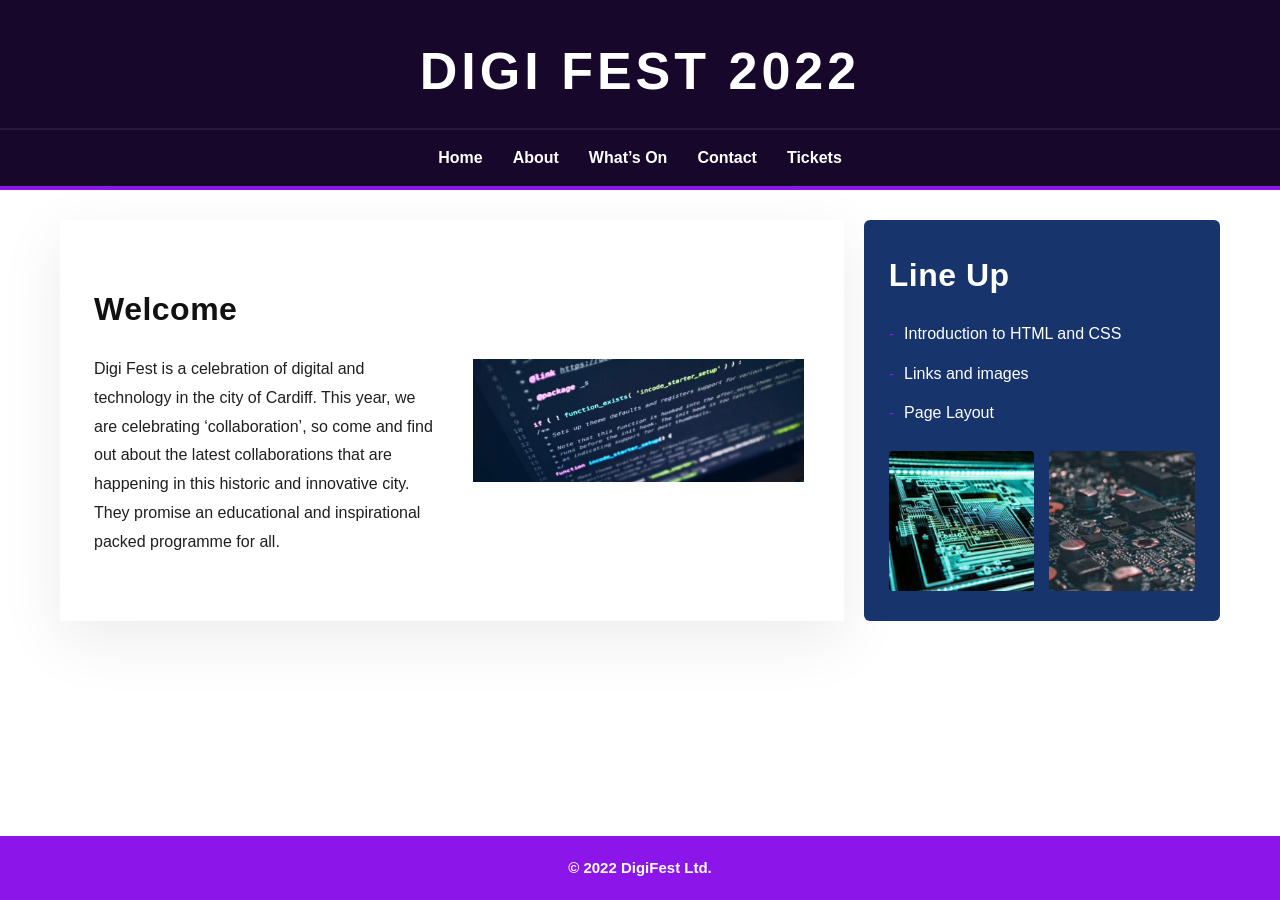
<file: chapters/chapter-4/index.html>
<!DOCTYPE html>
<html lang="en">
<head>
    <meta charset="UTF-8">
    <meta name="viewport" content="width=device-width, initial-scale=1.0">
    <title>Digi Fest - Cardiff Digital Festival</title>
    <link rel="stylesheet" href="style.css">
</head>
<body>
    <div class="page">
        <header class="site-header">
            <div class="header-top">
                <h1>DIGI FEST 2022</h1>
            </div>
            <nav class="navbar">
                <ul>
                    <li><a href="#home">Home</a></li>
                    <li><a href="#about">About</a></li>
                    <li><a href="#whats-on">What’s On</a></li>
                    <li><a href="#contact">Contact</a></li>
                    <li><a href="#tickets">Tickets</a></li>
                </ul>
            </nav>
        </header>

        <main class="content-area">
            <section class="hero-content">
                <article class="welcome">
                    <h2>Welcome</h2>
                    <p>Digi Fest is a celebration of digital and technology in the city of Cardiff. This year, we are celebrating ‘collaboration’, so come and find out about the latest collaborations that are happening in this historic and innovative city. They promise an educational and inspirational packed programme for all.</p>
                </article>
                <div class="hero-image">
                    <img src="WhatsApp Image 2026-05-02 at 1.34.04 PM (1).jpeg" alt="Coding screen" />
                </div>
            </section>

            <aside class="sidebar">
                <div class="sidebar-card">
                    <h2>Line Up</h2>
                    <ul>
                        <li>Introduction to HTML and CSS</li>
                        <li>Links and images</li>
                        <li>Page Layout</li>
                    </ul>
                    <div class="sidebar-images">
                        <img src="WhatsApp Image 2026-05-02 at 1.34.04 PM.jpeg" alt="Circuit board" />
                        <img src="WhatsApp Image 2026-05-02 at 1.34.03 PM.jpeg" alt="Neon circuit" />
                    </div>
                </div>
            </aside>
        </main>

        <footer class="footer">
            <p>&copy; 2022 DigiFest Ltd.</p>
        </footer>
    </div>
</body>
</html>
</file>
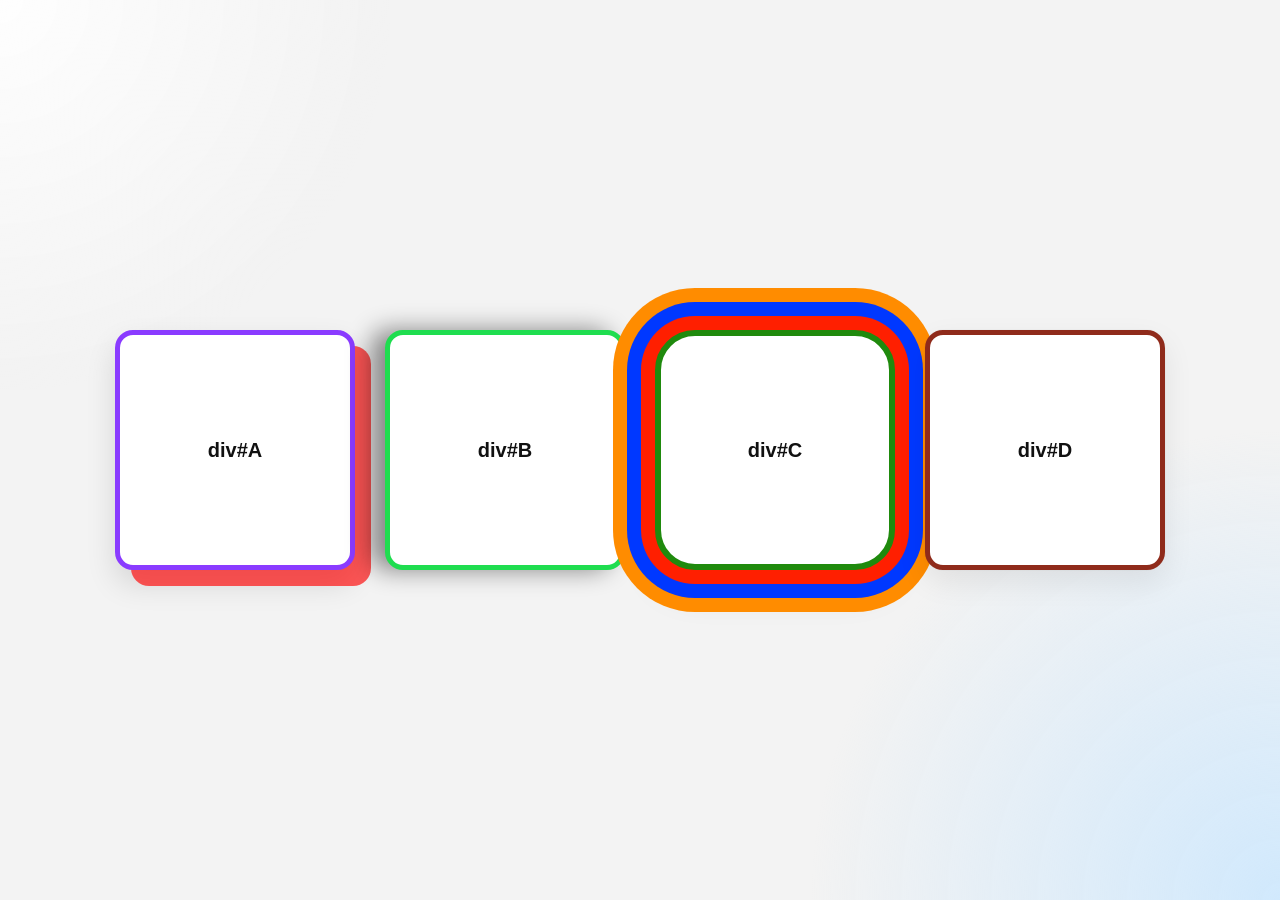
<file: chapters/chapter-3/styling-those-divs/index.html>
<!DOCTYPE html>
<html lang="en">
<head>
    <meta charset="UTF-8" />
    <meta http-equiv="X-UA-Compatible" content="IE=edge" />
    <meta name="viewport" content="width=device-width, initial-scale=1.0" />
    <link rel="stylesheet" href="style.css" type="text/css" />
    <link rel="stylesheet" href="additionalStyle.css" type="text/css" />
    <title>Styling those divs</title>
</head>
<body>
    <div id="A">div#A</div>
    <div id="B">div#B</div>
    <div id="C">div#C</div>
    <div id="D">div#D</div>
</body>
</html>
</file>
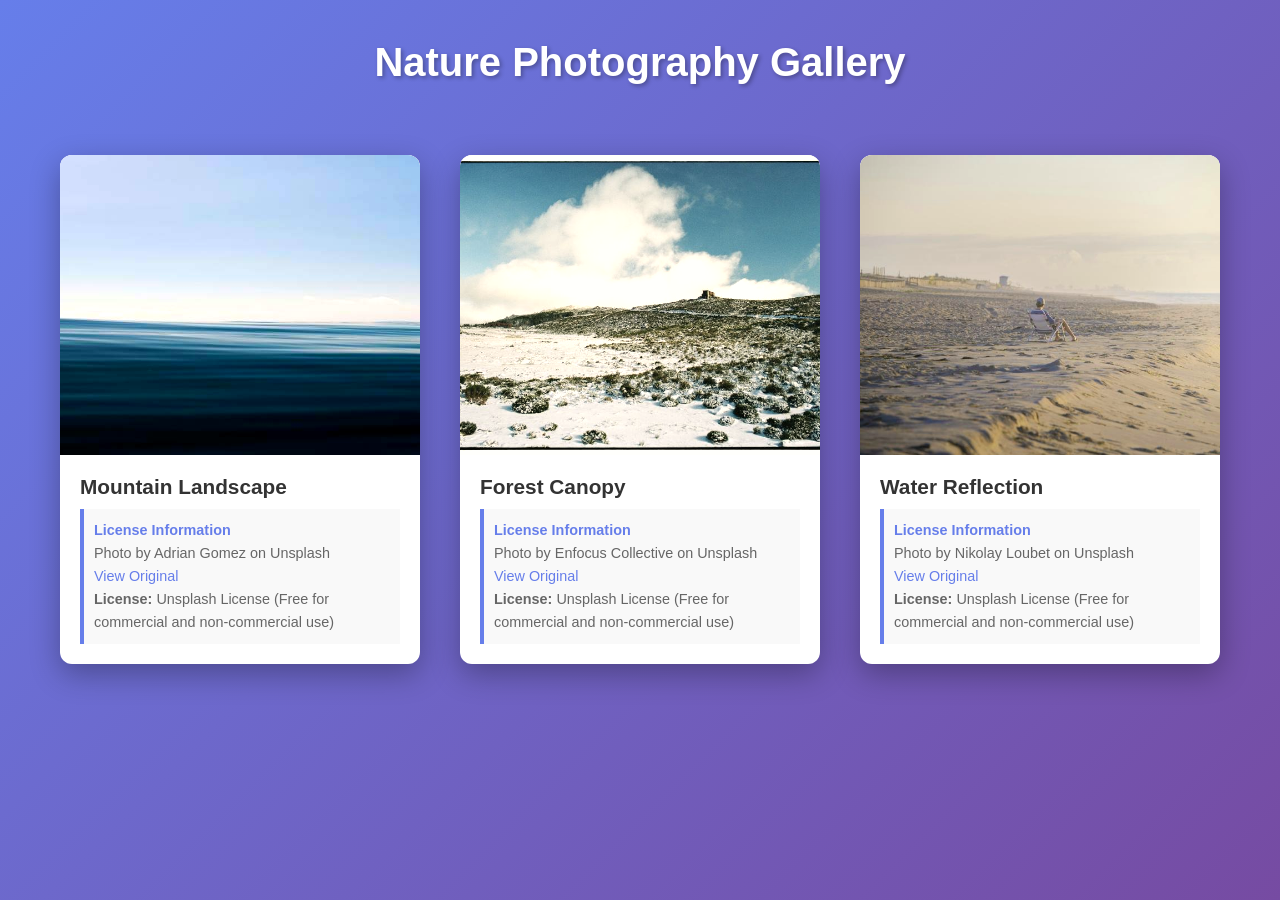
<file: chapters/chapter-3/three-images/index.html>
<!DOCTYPE html>
<html lang="en">
<head>
    <meta charset="UTF-8" />
    <meta http-equiv="X-UA-Compatible" content="IE=edge" />
    <meta name="viewport" content="width=device-width, initial-scale=1.0" />
    <title>Nature Photography Gallery</title>
    <style>
        * {
            margin: 0;
            padding: 0;
            box-sizing: border-box;
        }

        body {
            font-family: 'Segoe UI', Tahoma, Geneva, Verdana, sans-serif;
            background: linear-gradient(135deg, #667eea 0%, #764ba2 100%);
            min-height: 100vh;
            padding: 40px 20px;
        }

        .container {
            max-width: 1200px;
            margin: 0 auto;
        }

        h1 {
            text-align: center;
            color: white;
            margin-bottom: 50px;
            font-size: 2.5em;
            text-shadow: 2px 2px 4px rgba(0,0,0,0.3);
        }

        .gallery {
            display: grid;
            grid-template-columns: repeat(auto-fit, minmax(350px, 1fr));
            gap: 40px;
            padding: 20px;
        }

        .image-card {
            background: white;
            border-radius: 12px;
            overflow: hidden;
            box-shadow: 0 10px 30px rgba(0,0,0,0.3);
            transition: transform 0.3s ease, box-shadow 0.3s ease;
        }

        .image-card:hover {
            transform: translateY(-10px);
            box-shadow: 0 15px 40px rgba(0,0,0,0.4);
        }

        .image-wrapper {
            width: 100%;
            height: 300px;
            overflow: hidden;
            background: #f0f0f0;
        }

        img {
            width: 100%;
            height: 100%;
            object-fit: cover;
            display: block;
        }

        /* CSS Filters for each image */
        .image-1 {
            filter: saturate(150%) contrast(110%);
        }

        .image-2 {
            filter: brightness(110%) sepia(20%);
        }

        .image-3 {
            filter: hue-rotate(15deg) brightness(105%);
        }

        .image-info {
            padding: 20px;
        }

        .image-title {
            font-size: 1.3em;
            font-weight: bold;
            color: #333;
            margin-bottom: 10px;
        }

        .image-license {
            font-size: 0.9em;
            color: #666;
            line-height: 1.6;
            background: #f9f9f9;
            padding: 10px;
            border-left: 4px solid #667eea;
        }

        .license-title {
            font-weight: bold;
            color: #667eea;
        }

        @media (max-width: 768px) {
            h1 {
                font-size: 1.8em;
            }

            .gallery {
                grid-template-columns: 1fr;
            }
        }
    </style>
</head>
<body>
    <div class="container">
        <h1>Nature Photography Gallery</h1>
        
        <div class="gallery">
            <!-- Image 1 -->
            <div class="image-card">
                <div class="image-wrapper">
                    <img 
                        src="adrian-gomez-fTMdrmm3umM-unsplash.jpg" 
                        alt="Mountain landscape with rolling hills and sunrise illumination in warm golden tones"
                        width="600"
                        height="400"
                        title="Golden Hour Mountain Landscape - Scenic peaks bathed in warm sunset light"
                        class="image-1"
                    />
                </div>
                <div class="image-info">
                    <div class="image-title">Mountain Landscape</div>
                    <div class="image-license">
                        <div class="license-title">License Information</div>
                        Photo by Adrian Gomez on Unsplash<br>
                        <a href="https://unsplash.com/photos/fTMdrmm3umM" style="color: #667eea; text-decoration: none;">View Original</a><br>
                        <strong>License:</strong> Unsplash License (Free for commercial and non-commercial use)
                    </div>
                </div>
            </div>

            <!-- Image 2 -->
            <div class="image-card">
                <div class="image-wrapper">
                    <img 
                        src="enfocus-collective-bsEwmzpqyhk-unsplash.jpg" 
                        alt="Dense green forest canopy with sunlight filtering through leaves creating dappled light patterns"
                        width="600"
                        height="400"
                        title="Lush Forest Canopy - Verdant woodland with natural sunlight streaming through dense foliage"
                        class="image-2"
                    />
                </div>
                <div class="image-info">
                    <div class="image-title">Forest Canopy</div>
                    <div class="image-license">
                        <div class="license-title">License Information</div>
                        Photo by Enfocus Collective on Unsplash<br>
                        <a href="https://unsplash.com/photos/bsEwmzpqyhk" style="color: #667eea; text-decoration: none;">View Original</a><br>
                        <strong>License:</strong> Unsplash License (Free for commercial and non-commercial use)
                    </div>
                </div>
            </div>

            <!-- Image 3 -->
            <div class="image-card">
                <div class="image-wrapper">
                    <img 
                        src="nikolay-loubet-OvTA3GojQP8-unsplash.jpg" 
                        alt="Serene water surface reflecting sky with gentle ripples and peaceful natural composition"
                        width="600"
                        height="400"
                        title="Peaceful Water Reflection - Calm water surface with subtle ripples and sky reflection"
                        class="image-3"
                    />
                </div>
                <div class="image-info">
                    <div class="image-title">Water Reflection</div>
                    <div class="image-license">
                        <div class="license-title">License Information</div>
                        Photo by Nikolay Loubet on Unsplash<br>
                        <a href="https://unsplash.com/photos/OvTA3GojQP8" style="color: #667eea; text-decoration: none;">View Original</a><br>
                        <strong>License:</strong> Unsplash License (Free for commercial and non-commercial use)
                    </div>
                </div>
            </div>
        </div>
    </div>
</body>
</html>
</file>
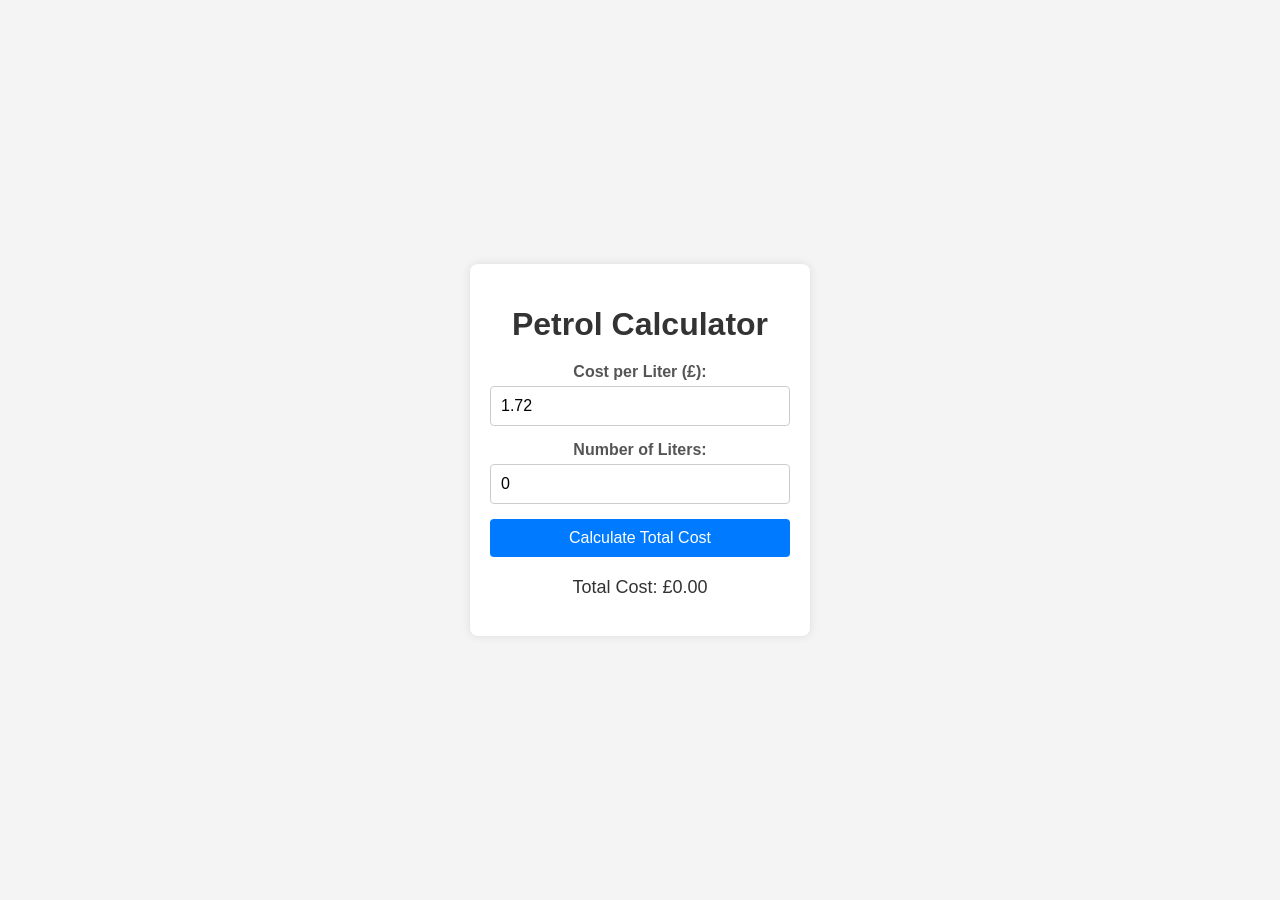
<file: chapters/chapter-6/exercises/Petrol Calculator/index.html>
<!DOCTYPE html>
<html lang="en">
<head>
    <meta charset="UTF-8">
    <meta name="viewport" content="width=device-width, initial-scale=1.0">
    <title>Petrol Calculator</title>
    <!-- Link to the external CSS file for styling -->
    <link rel="stylesheet" href="style.css">
</head>
<body>
    <div class="container">
        <h1>Petrol Calculator</h1>
        <!-- Form for user input -->
        <form id="petrolForm">
            <!-- Input field for cost per liter with default value -->
            <label for="costPerLiter">Cost per Liter (£):</label>
            <input type="number" id="costPerLiter" step="0.01" value="1.72" required>
            
            <!-- Input field for number of liters with default value -->
            <label for="liters">Number of Liters:</label>
            <input type="number" id="liters" step="0.01" value="0" required>
            
            <!-- Button to calculate total cost -->
            <button type="button" id="calculateBtn">Calculate Total Cost</button>
        </form>
        
        <!-- Paragraph to display the total cost -->
        <p id="totalCost">Total Cost: £0.00</p>
    </div>
    
    <!-- Link to the external JavaScript file for functionality -->
    <script src="index.js"></script>
</body>
</html>
</file>
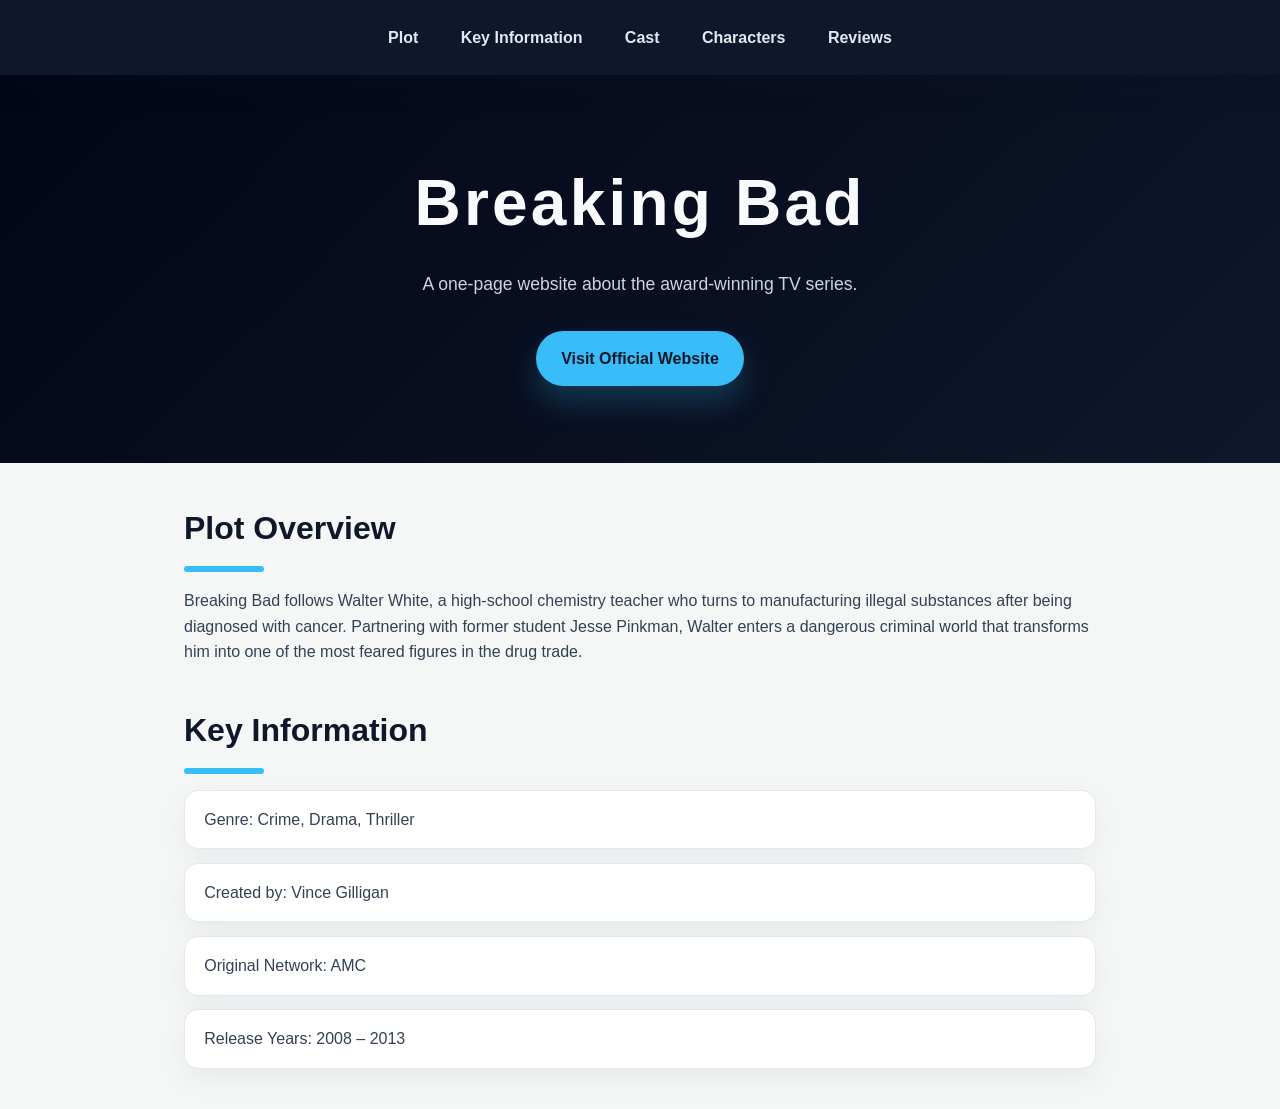
<file: chapters/chapter-2/chapter.html>
<!DOCTYPE html>
<html lang="en">
<head>
    <meta charset="UTF-8">
    <meta name="viewport" content="width=device-width, initial-scale=1.0">
    <title>Breaking Bad – One Page Website</title>
    <link rel="stylesheet" href="style.css">
</head>

<body>

    <!-- Navigation Bar -->
    <nav class="navbar">
        <a href="#plot">Plot</a>
        <a href="#info">Key Information</a>
        <a href="#cast">Cast</a>
        <a href="#characters">Characters</a>
        <a href="#reviews">Reviews</a>
    </nav>

    <header class="header">
        <h1>Breaking Bad</h1>
        <p>A one‑page website about the award‑winning TV series.</p>

        <a class="btn" href="https://www.amc.com/shows/breaking-bad" target="_blank">
            Visit Official Website
        </a>
    </header>

    <!-- Plot Section -->
    <section id="plot" class="section">
        <h2>Plot Overview</h2>
        <p>
            Breaking Bad follows Walter White, a high‑school chemistry teacher who turns to 
            manufacturing illegal substances after being diagnosed with cancer. Partnering 
            with former student Jesse Pinkman, Walter enters a dangerous criminal world 
            that transforms him into one of the most feared figures in the drug trade.
        </p>
    </section>

    <!-- Key Information -->
    <section id="info" class="section">
        <h2>Key Information</h2>
        <ul>
            <li>Genre: Crime, Drama, Thriller</li>
            <li>Created by: Vince Gilligan</li>
            <li>Original Network: AMC</li>
            <li>Release Years: 2008 – 2013</li>
</file>
<file: chapters/chapter-4/style.css>
* {
    margin: 0;
    padding: 0;
    box-sizing: border-box;
}

body {
    font-family: "Arial", sans-serif;
    background-color: #ffffff;
    color: #111111;
    line-height: 1.6;
}

.page {
    min-height: 100vh;
    display: flex;
    flex-direction: column;
}

.site-header {
    background-color: #17072b;
    color: #ffffff;
}

.header-top {
    text-align: center;
    padding: 30px 20px 10px;
}

.header-top h1 {
    font-size: 52px;
    letter-spacing: 4px;
    text-transform: uppercase;
    margin-bottom: 5px;
}

.navbar {
    border-top: 2px solid rgba(255, 255, 255, 0.08);
    border-bottom: 4px solid #8c15e9;
}

.navbar ul {
    list-style: none;
    display: flex;
    justify-content: center;
    flex-wrap: wrap;
    gap: 30px;
    padding: 15px 20px;
}

.navbar a {
    color: #ffffff;
    text-decoration: none;
    font-size: 16px;
    font-weight: 600;
    transition: color 0.2s ease, transform 0.2s ease;
}

.navbar a:hover {
    color: #8c15e9;
    transform: translateY(-1px);
}

.content-area {
    display: grid;
    grid-template-columns: 2.2fr 1fr;
    gap: 20px;
    max-width: 1200px;
    margin: 0 auto;
    padding: 30px 20px 40px;
    width: 100%;
}

.hero-content {
    background-color: #ffffff;
    padding: 30px;
    border: 4px solid #ffffff;
    box-shadow: 0 18px 60px rgba(0, 0, 0, 0.08);
    display: grid;
    grid-template-columns: 1fr 1fr;
    gap: 30px;
    align-items: center;
}

.welcome h2,
.sidebar-card h2 {
    font-size: 32px;
    margin-bottom: 20px;
    text-transform: capitalize;
    letter-spacing: 0.5px;
}

.welcome p {
    font-size: 16px;
    color: #1f1f1f;
    line-height: 1.8;
}

.hero-image {
    border: 6px solid #ffffff;
    overflow: hidden;
    border-radius: 6px;
    box-shadow: inset 0 0 0 1px rgba(0, 0, 0, 0.05);
}

.hero-image img {
    width: 100%;
    height: auto;
    display: block;
}

.sidebar {
    display: flex;
    align-items: flex-start;
}

.sidebar-card {
    background-color: #17346d;
    color: #ffffff;
    padding: 30px 25px;
    border-radius: 6px;
    width: 100%;
}

.sidebar-card h2 {
    color: #ffffff;
}

.sidebar-card ul {
    list-style: none;
    margin-bottom: 25px;
}

.sidebar-card li {
    margin-bottom: 14px;
    font-size: 16px;
    line-height: 1.6;
}

.sidebar-card li::before {
    content: "-";
    margin-right: 10px;
    color: #8c15e9;
}

.sidebar-images {
    display: grid;
    grid-template-columns: repeat(2, minmax(0, 1fr));
    gap: 15px;
}

.sidebar-images img {
    width: 100%;
    border-radius: 4px;
    object-fit: cover;
    display: block;
    height: 140px;
}

.footer {
    background-color: #8c15e9;
    color: #ffffff;
    text-align: center;
    padding: 20px 0;
    margin-top: auto;
    font-size: 15px;
    font-weight: 600;
}

@media (max-width: 980px) {
    .content-area {
        grid-template-columns: 1fr;
    }

    .hero-content {
        grid-template-columns: 1fr;
    }

    .sidebar {
        order: 1;
    }
}

@media (max-width: 720px) {
    .header-top h1 {
        font-size: 42px;
    }

    .navbar ul {
        gap: 18px;
        flex-direction: column;
        align-items: center;
    }

    .hero-content,
    .sidebar-card {
        padding: 22px;
    }

    .sidebar-images {
        grid-template-columns: 1fr 1fr;
        gap: 12px;
    }
}
</file>
<file: chapters/chapter-3/styling-those-divs/style.css>
* {
    margin: 0;
    padding: 0;
    box-sizing: border-box;
}

body {
    min-height: 100vh;
    display: flex;
    align-items: center;
    justify-content: center;
    gap: 30px;
    padding: 40px;
    background: #f3f3f3;
    font-family: 'Segoe UI', Tahoma, Geneva, Verdana, sans-serif;
}

body::before {
    content: '';
    position: fixed;
    inset: 0;
    background: radial-gradient(circle at top left, rgba(255,255,255,0.9), transparent 25%),
                radial-gradient(circle at bottom right, rgba(200,230,255,0.8), transparent 30%);
    pointer-events: none;
}

div {
    width: 240px;
    height: 240px;
    display: flex;
    align-items: center;
    justify-content: center;
    background: white;
    color: #111;
    font-size: 1.25rem;
    font-weight: 700;
    border-radius: 18px;
    position: relative;
    transition: transform 0.25s ease, box-shadow 0.25s ease;
}

#A {
    border: 5px solid #8a3bff;
    box-shadow: 16px 16px 0px rgba(255, 0, 0, 0.65), 0 14px 30px rgba(0, 0, 0, 0.12);
}

#A:hover {
    transform: translateY(-6px);
    box-shadow: 16px 16px 0px rgba(255, 0, 0, 0.75), 0 24px 40px rgba(0, 0, 0, 0.18);
}

#B {
    border: 5px solid #1fdd4f;
    box-shadow: -14px 0 24px rgba(0, 0, 0, 0.45);
}

#B:hover {
    transform: translateY(-6px) scale(1.02);
}

#C {
    border: 6px solid #1f8a0d;
    border-radius: 40px;
    box-shadow:
        0 0 0 14px #ff1f00,
        0 0 0 28px #0038ff,
        0 0 0 42px #ff8c00,
        0 18px 40px rgba(0, 0, 0, 0.14);
}

#C:hover {
    transform: scale(1.03);
}

#D {
    border: 5px solid #8f2b1b;
    box-shadow: 0 0 0 1px rgba(0,0,0,0.02), 0 12px 30px rgba(0, 0, 0, 0.08);
}

#D:hover {
    transform: translateY(-4px);
}

@media (max-width: 900px) {
    body {
        flex-wrap: wrap;
        justify-content: center;
    }

    div {
        margin: 12px;
    }
}
</file>
<file: chapters/chapter-3/styling-those-divs/additionalStyle.css>
/* Additional styling for enhanced visual effects */

/* Animations */
@keyframes fadeIn {
    from {
        opacity: 0;
        transform: translateY(20px);
    }
    to {
        opacity: 1;
        transform: translateY(0);
    }
}

@keyframes pulse {
    0%, 100% {
        box-shadow: 0 10px 30px rgba(0, 0, 0, 0.2);
    }
    50% {
        box-shadow: 0 15px 40px rgba(0, 0, 0, 0.3);
    }
}

/* Apply animations on page load */
div {
    animation: fadeIn 0.6s ease-out;
}

div:nth-child(1) {
    animation-delay: 0s;
}

div:nth-child(2) {
    animation-delay: 0.2s;
}

div:nth-child(3) {
    animation-delay: 0.4s;
}

div:nth-child(4) {
    animation-delay: 0.6s;
}

/* Additional interactive effects */
div:nth-child(1):active {
    transform: perspective(1000px) rotateX(0deg) scale(0.98);
}

div:nth-child(2):active {
    transform: rotate(10deg) scale(1.02);
}

div:nth-child(3):active {
    transform: scale(1.12) translateY(-15px);
}

div:nth-child(4):active {
    transform: skewX(-10deg) scale(1.05) translateY(-10px);
}

/* Focus states for accessibility */
div:focus {
    outline: 3px solid rgba(255, 255, 255, 0.8);
    outline-offset: 5px;
}

/* Print styles */
@media print {
    body {
        background: white;
        gap: 10px;
        padding: 10px;
    }
    
    div {
        page-break-inside: avoid;
        box-shadow: none;
        border: 1px solid #ddd;
    }
}

/* Dark mode support */
@media (prefers-color-scheme: dark) {
    body {
        background: linear-gradient(135deg, #1a1a2e 0%, #16213e 100%);
    }
}

/* High contrast mode */
@media (prefers-contrast: more) {
    div {
        border: 2px solid white;
    }
}

/* Reduced motion support */
@media (prefers-reduced-motion: reduce) {
    div {
        animation: none !important;
        transition: none !important;
    }
}
</file>
<file: chapters/chapter-6/exercises/Petrol Calculator/style.css>
/* CSS for Petrol Calculator - Clean and professional styling */

/* Body styling for overall page */
body {
    font-family: Arial, sans-serif;
    background-color: #f4f4f4;
    margin: 0;
    padding: 0;
    display: flex;
    justify-content: center;
    align-items: center;
    height: 100vh;
}

/* Container for the calculator */
.container {
    background-color: white;
    padding: 20px;
    border-radius: 8px;
    box-shadow: 0 0 10px rgba(0, 0, 0, 0.1);
    width: 300px;
    text-align: center;
}

/* Heading styling */
h1 {
    color: #333;
    margin-bottom: 20px;
}

/* Form styling */
form {
    display: flex;
    flex-direction: column;
}

/* Label styling */
label {
    margin-bottom: 5px;
    font-weight: bold;
    color: #555;
}

/* Input field styling */
input {
    padding: 10px;
    margin-bottom: 15px;
    border: 1px solid #ccc;
    border-radius: 4px;
    font-size: 16px;
    transition: border-color 0.3s;
}

/* Focus effect for input fields */
input:focus {
    border-color: #007bff;
    outline: none;
    box-shadow: 0 0 5px rgba(0, 123, 255, 0.5);
}

/* Button styling */
button {
    padding: 10px;
    background-color: #007bff;
    color: white;
    border: none;
    border-radius: 4px;
    font-size: 16px;
    cursor: pointer;
    transition: background-color 0.3s;
}

/* Hover effect for button */
button:hover {
    background-color: #0056b3;
}

/* Paragraph for displaying total cost */
p {
    margin-top: 20px;
    font-size: 18px;
    color: #333;
}
</file>
<file: chapters/chapter-2/style.css>
/* General Reset */
* {
    margin: 0;
    padding: 0;
    box-sizing: border-box;
}

body {
    font-family: 'Segoe UI', Tahoma, Geneva, Verdana, sans-serif;
    line-height: 1.6;
    background-color: #f4f7f6;
    color: #222;
}

a {
    color: inherit;
    text-decoration: none;
}

img {
    max-width: 100%;
    display: block;
}

/* Navigation */
.navbar {
    display: flex;
    justify-content: center;
    flex-wrap: wrap;
    gap: 0.75rem;
    background: #0f172a;
    padding: 1rem 2rem;
    position: sticky;
    top: 0;
    z-index: 10;
    box-shadow: 0 10px 30px rgba(15, 23, 42, 0.15);
}

.navbar a {
    color: #e2e8f0;
    font-weight: 600;
    padding: 0.55rem 0.95rem;
    border-radius: 999px;
    transition: background-color 0.25s ease, transform 0.25s ease;
}

.navbar a:hover,
.navbar a:focus-visible {
    background-color: rgba(56, 189, 248, 0.18);
    color: #fff;
    transform: translateY(-1px);
}

/* Header */
.header {
    background: linear-gradient(135deg, #020617 0%, #0f172a 100%);
    color: #f8fafc;
    text-align: center;
    padding: clamp(3rem, 6vw, 5rem) 1.5rem;
}

.header h1 {
    font-size: clamp(2.8rem, 5vw, 4rem);
    letter-spacing: 0.2rem;
    margin-bottom: 1rem;
}

.header p {
    max-width: 760px;
    margin: 0 auto 2rem;
    color: #cbd5e1;
    font-size: 1.1rem;
}

.btn {
    display: inline-block;
    background: #38bdf8;
    color: #0f172a;
    font-weight: 700;
    padding: 0.95rem 1.6rem;
    border-radius: 999px;
    box-shadow: 0 16px 30px rgba(56, 189, 248, 0.22);
    transition: transform 0.25s ease, box-shadow 0.25s ease;
}

.btn:hover,
.btn:focus-visible {
    transform: translateY(-2px);
    box-shadow: 0 20px 35px rgba(56, 189, 248, 0.28);
}

/* Main Layout */
.section {
    max-width: 960px;
    margin: 2.5rem auto;
    padding: 0 1.5rem;
}

.section h2 {
    font-size: 2rem;
    margin-bottom: 1rem;
    color: #0f172a;
    position: relative;
}

.section h2::after {
    content: '';
    display: block;
    width: 5rem;
    height: 0.35rem;
    background: #38bdf8;
    border-radius: 999px;
    margin-top: 0.75rem;
}

.section p,
.section li {
    color: #334155;
    font-size: 1rem;
}

.section p + p {
    margin-top: 1rem;
}

.section ul {
    list-style: none;
    margin-top: 1rem;
    display: grid;
    gap: 0.85rem;
    padding-left: 0;
}

.section li {
    background: #fff;
    border: 1px solid #e2e8f0;
    border-radius: 14px;
    padding: 1rem 1.2rem;
    box-shadow: 0 10px 28px rgba(15, 23, 42, 0.05);
}

footer {
    text-align: center;
    padding: 20px;
    background: #1a1a2e;
    color: #888;
    font-size: 0.9rem;
    margin-top: 40px;
}

/* Responsive Design */
@media (max-width: 768px) {
    .navbar {
        padding: 1rem;
        gap: 0.5rem;
    }

    .section {
        padding: 0 1rem;
    }

    .header {
        padding: 3rem 1.25rem;
    }
}
</file>
